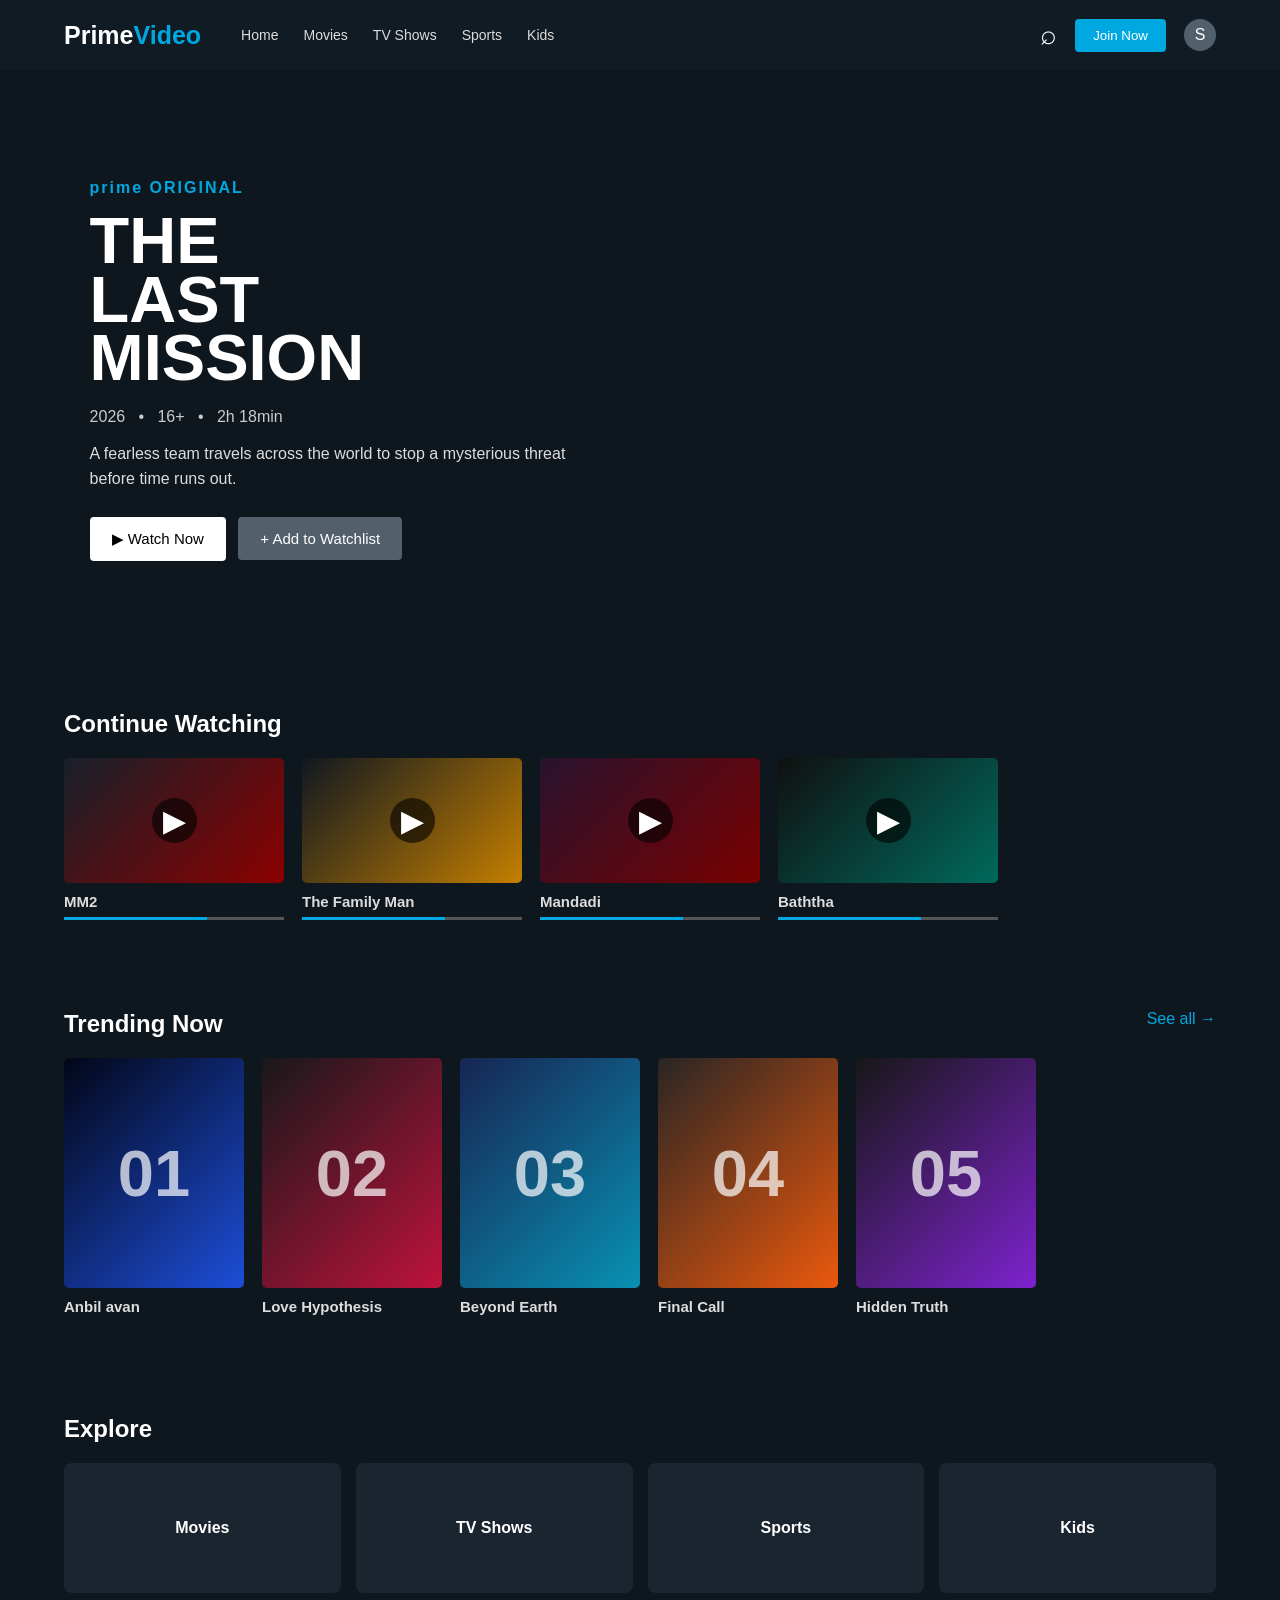
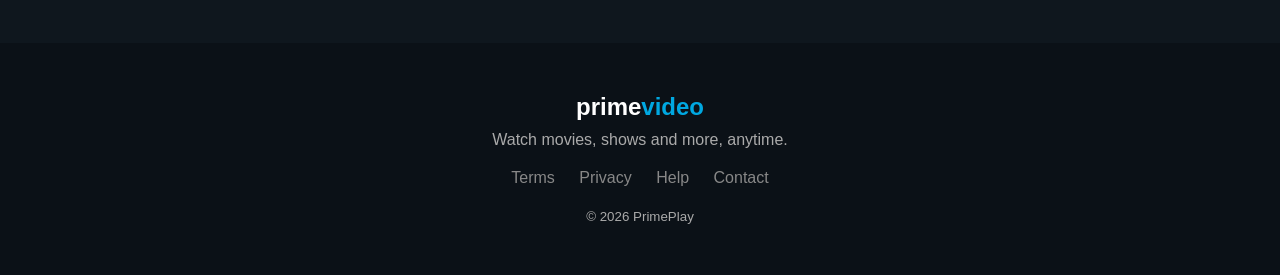
<file: Day1.html>
<!DOCTYPE html>
<html lang="en">
<head>
    <meta charset="UTF-8">
    <meta name="viewport" content="width=device-width, initial-scale=1.0">

    <title>PrimeVideo</title>

    <link rel="stylesheet" href="Day1.css">
</head>

<body>

    <!-- NAVBAR -->

    <nav>

        <h1>Prime<span>Video</span></h1>

        <div class="nav-links">
            <a href="#">Home</a>
            <a href="#">Movies</a>
            <a href="#">TV Shows</a>
            <a href="#">Sports</a>
            <a href="#">Kids</a>
        </div>

        <div class="right">

            <span class="search">⌕</span>

            <button class="join">Join Now</button>

            <div class="profile">S</div>

        </div>

    </nav>


    <!-- HERO -->

    <section class="hero">

        <div class="hero-content">

            <p class="original">prime ORIGINAL</p>

            <h2>THE<br>LAST<br>MISSION</h2>

            <p class="details">
                2026 &nbsp; • &nbsp; 16+ &nbsp; • &nbsp; 2h 18min
            </p>

            <p class="description">
                A fearless team travels across the world to stop
                a mysterious threat before time runs out.
            </p>

            <button class="watch">
                ▶ Watch Now
            </button>

            <button class="list">
                + Add to Watchlist
            </button>

        </div>

    </section>


    <!-- CONTINUE WATCHING -->

    <section class="movies">

        <h2>Continue Watching</h2>

        <div class="movie-row">

            <div class="movie">

                <div class="poster one">
                    <span>▶</span>
                </div>

                <h3>MM2</h3>

                <div class="progress">
                    <div></div>
                </div>

            </div>


            <div class="movie">

                <div class="poster two">
                    <span>▶</span>
                </div>

                <h3>The Family Man</h3>

                <div class="progress">
                    <div></div>
                </div>

            </div>


            <div class="movie">

                <div class="poster three">
                    <span>▶</span>
                </div>

                <h3>Mandadi</h3>

                <div class="progress">
                    <div></div>
                </div>

            </div>


            <div class="movie">

                <div class="poster four">
                    <span>▶</span>
                </div>

                <h3>Baththa</h3>

                <div class="progress">
                    <div></div>
                </div>

            </div>

        </div>

    </section>


    <!-- TRENDING -->

    <section class="movies">

        <div class="heading">

            <h2>Trending Now</h2>

            <a href="#">See all →</a>

        </div>


        <div class="movie-row">

            <div class="movie trending">

                <div class="poster five">
                    <strong>01</strong>
                </div>

                <h3>Anbil avan</h3>

            </div>


            <div class="movie trending">

                <div class="poster six">
                    <strong>02</strong>
                </div>

                <h3>Love Hypothesis</h3>

            </div>


            <div class="movie trending">

                <div class="poster seven">
                    <strong>03</strong>
                </div>

                <h3>Beyond Earth</h3>

            </div>


            <div class="movie trending">

                <div class="poster eight">
                    <strong>04</strong>
                </div>

                <h3>Final Call</h3>

            </div>


            <div class="movie trending">

                <div class="poster nine">
                    <strong>05</strong>
                </div>

                <h3>Hidden Truth</h3>

            </div>

        </div>

    </section>


    <!-- CATEGORIES -->

    <section class="category-section">

        <h2>Explore</h2>

        <div class="categories">

            <div>
    
                <h3>Movies</h3>
            </div>

            <div>
                
                <h3>TV Shows</h3>
            </div>

            <div>

                <h3>Sports</h3>
            </div>

            <div>
               
                <h3>Kids</h3>
            </div>

        </div>

    </section>


    <!-- FOOTER -->

    <footer>

        <h2>prime<span>video</span></h2>

        <p>
            Watch movies, shows and more, anytime.
        </p>

        <div class="footer-links">
            <a href="#">Terms</a>
            <a href="#">Privacy</a>
            <a href="#">Help</a>
            <a href="#">Contact</a>
        </div>

        <small>
            © 2026 PrimePlay
        </small>

    </footer>

</body>
</html>
</file>
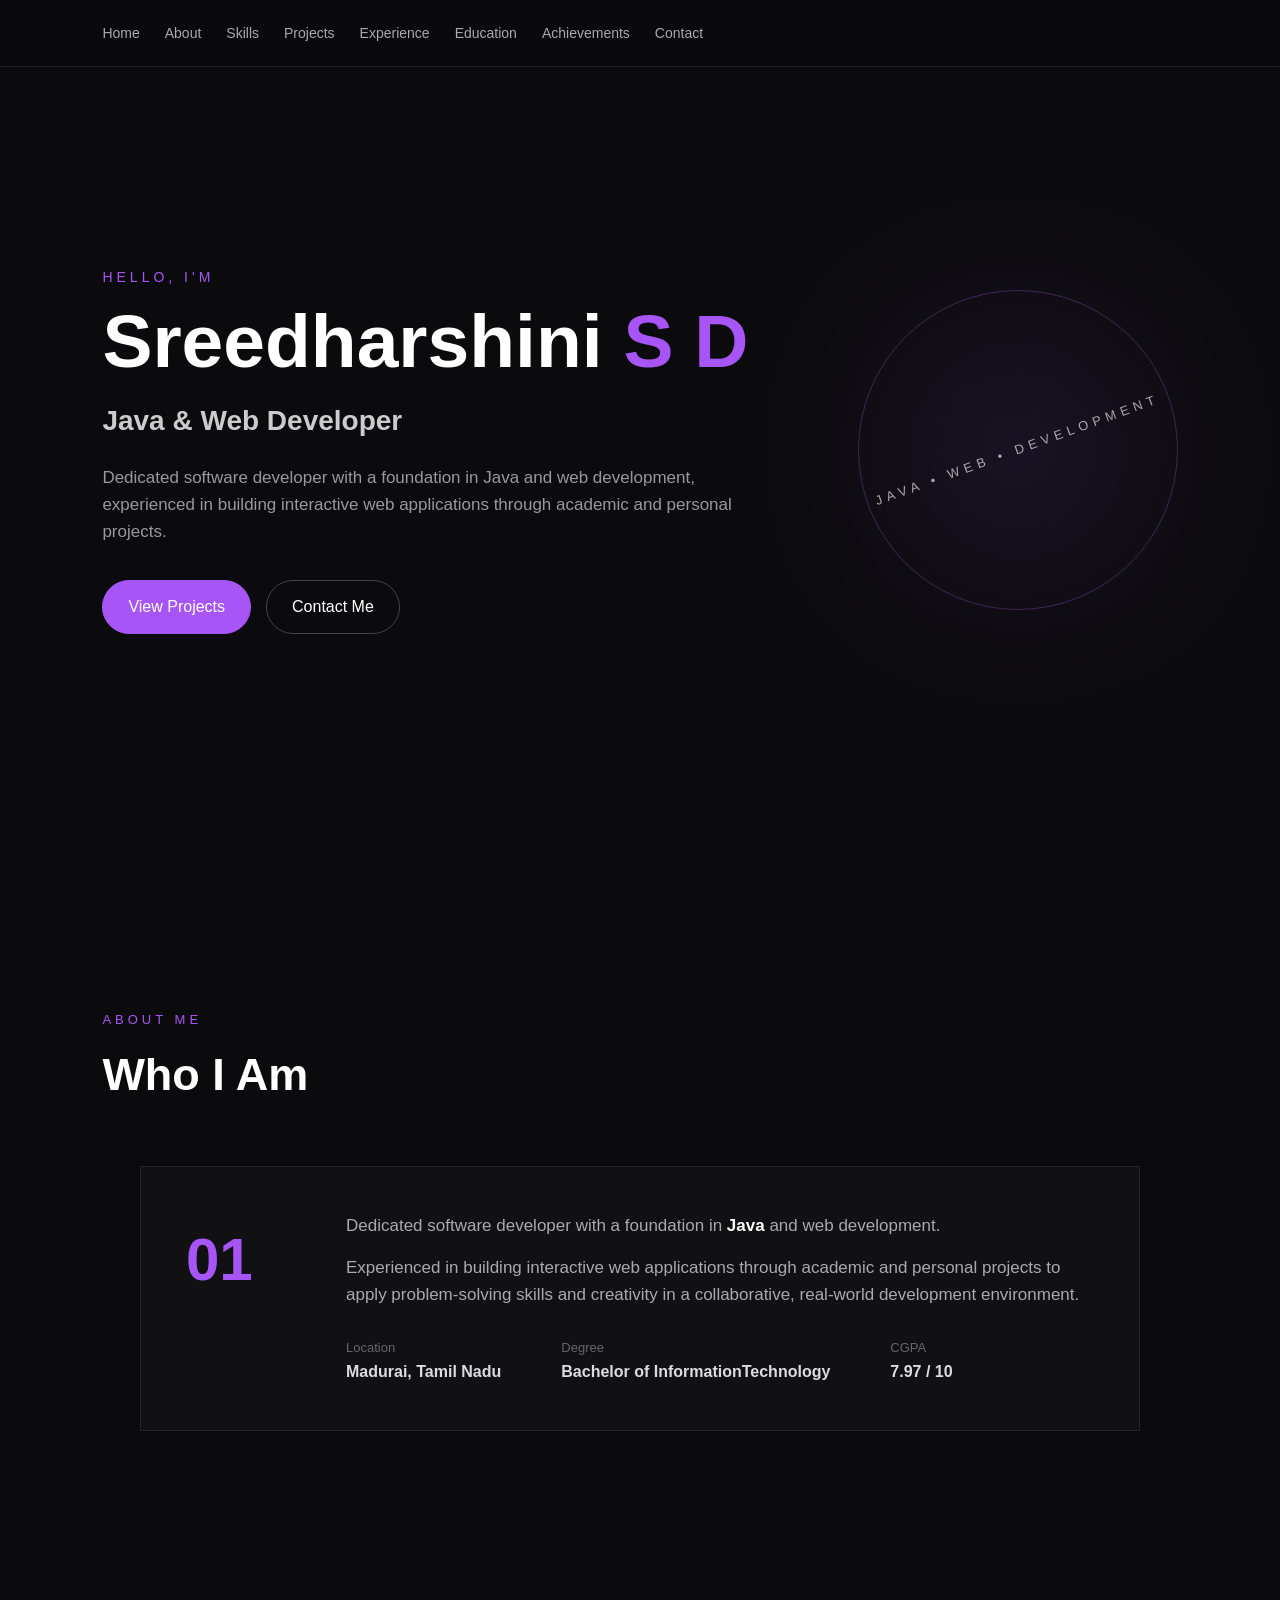
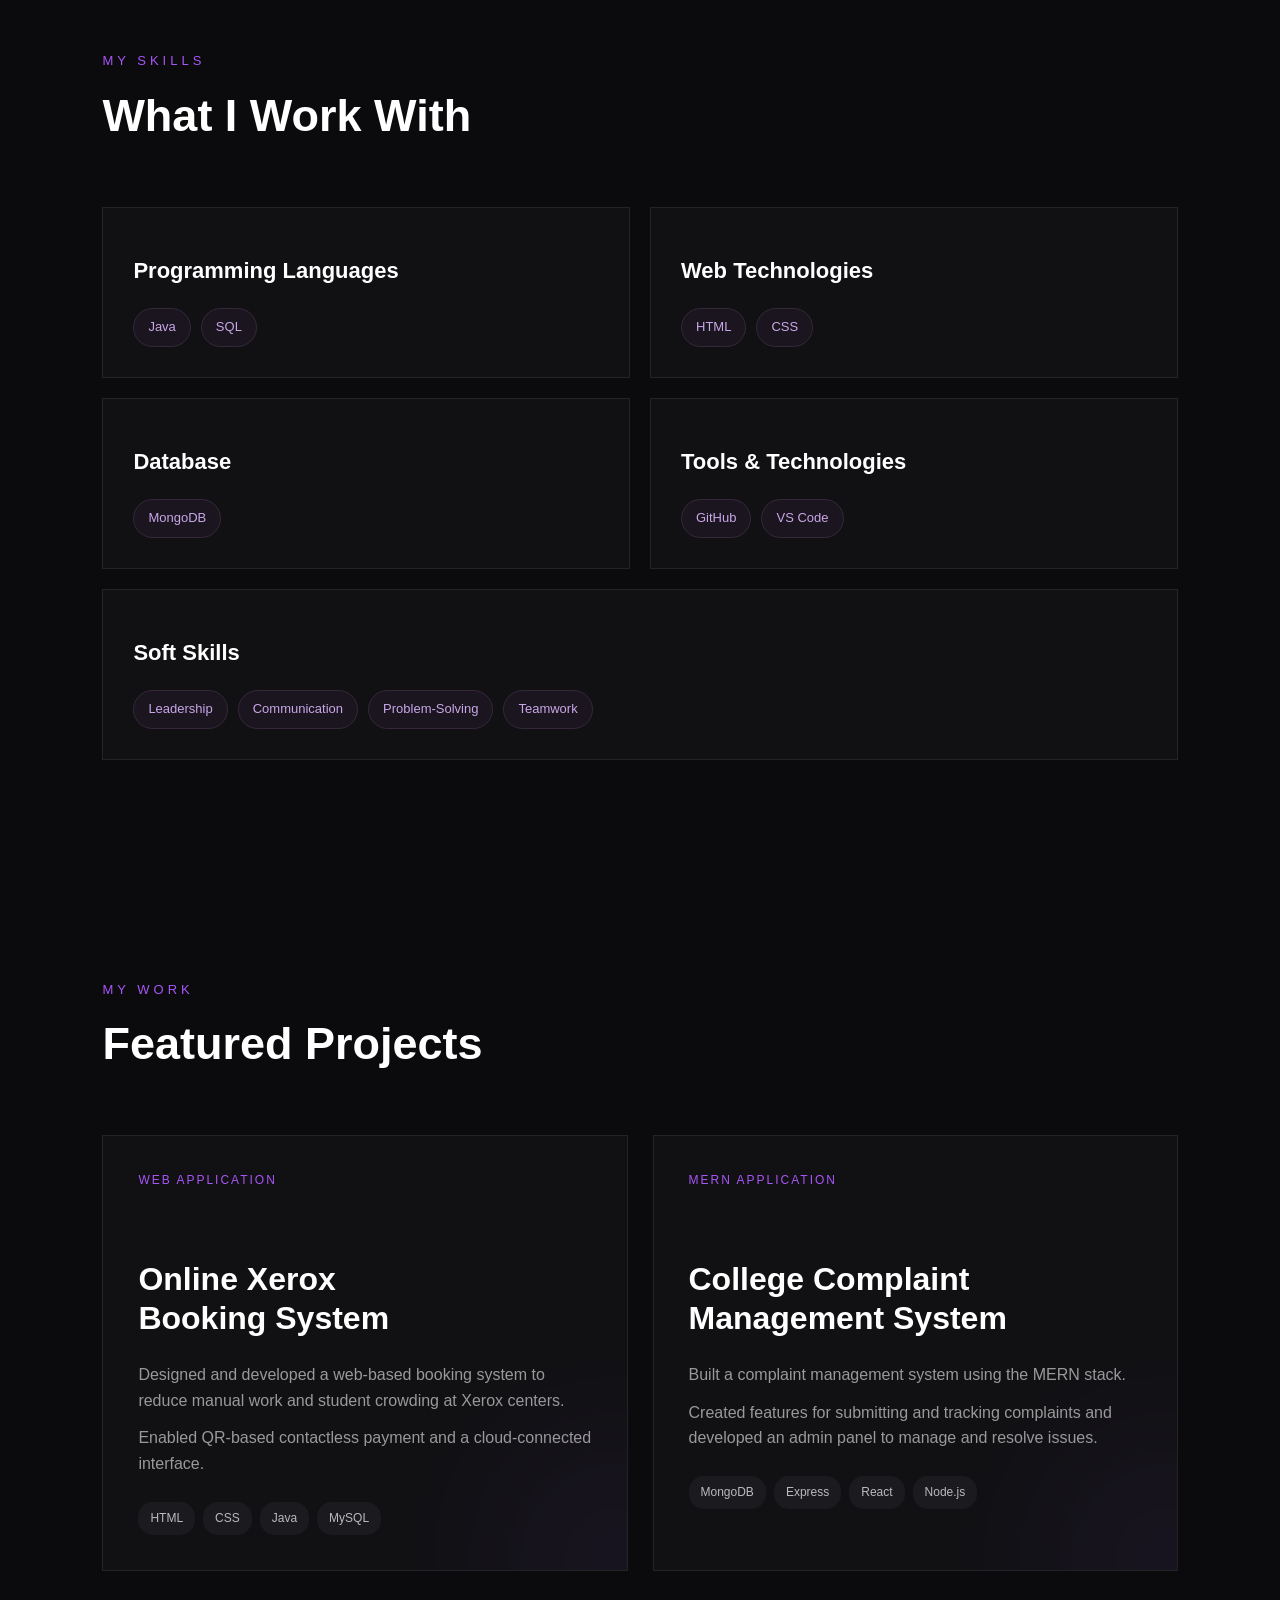
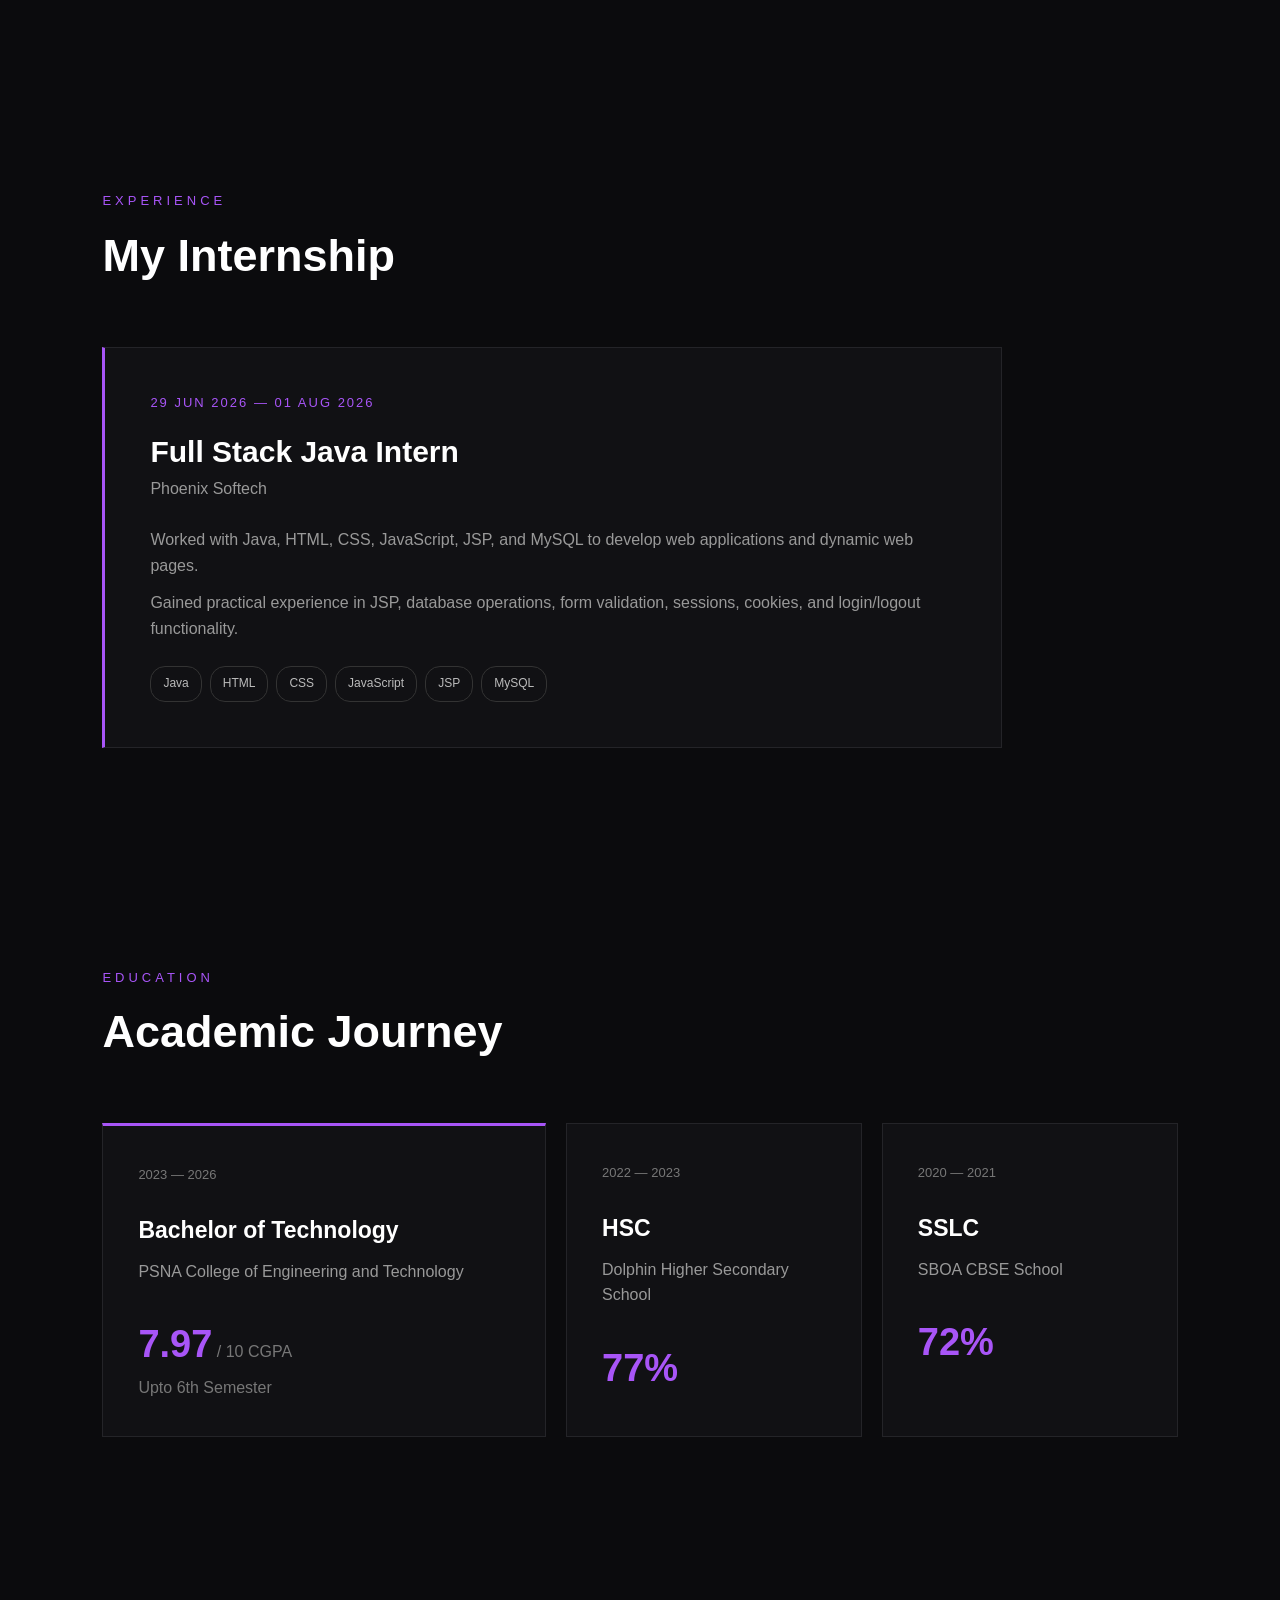
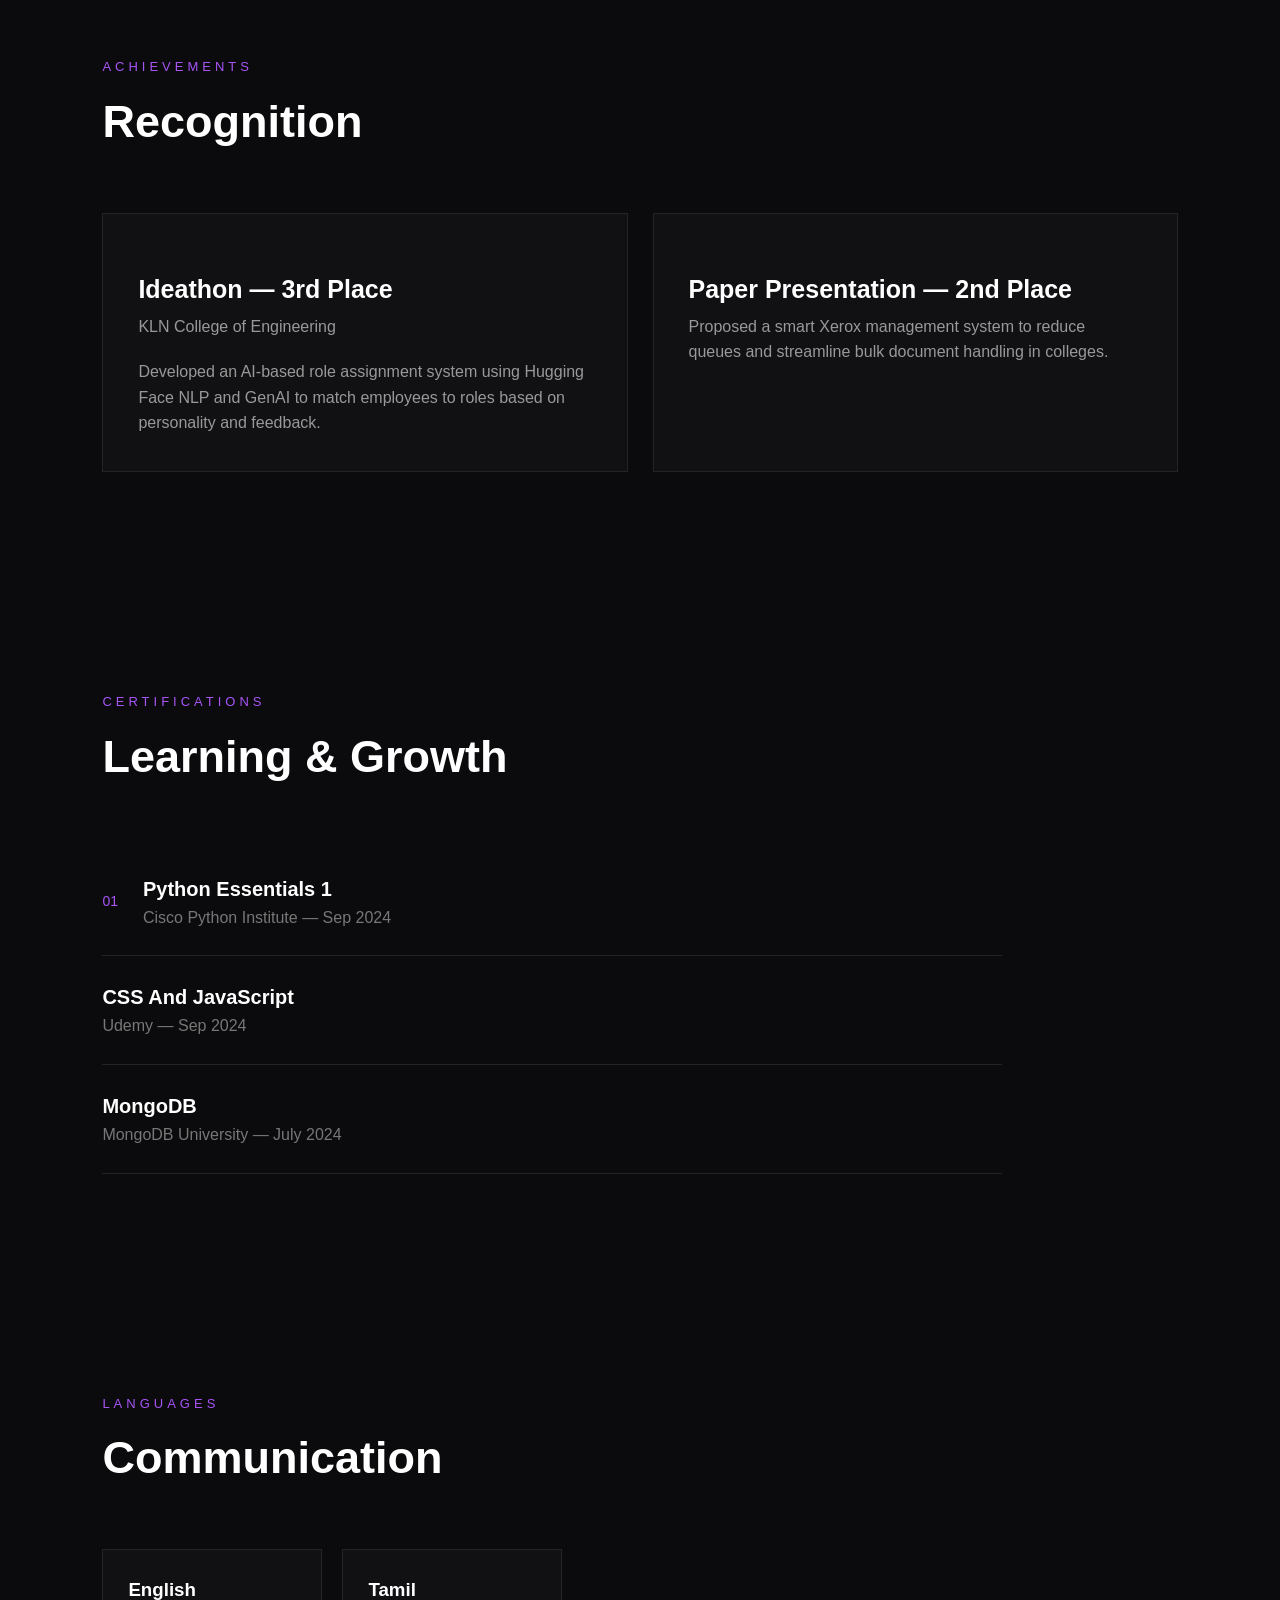
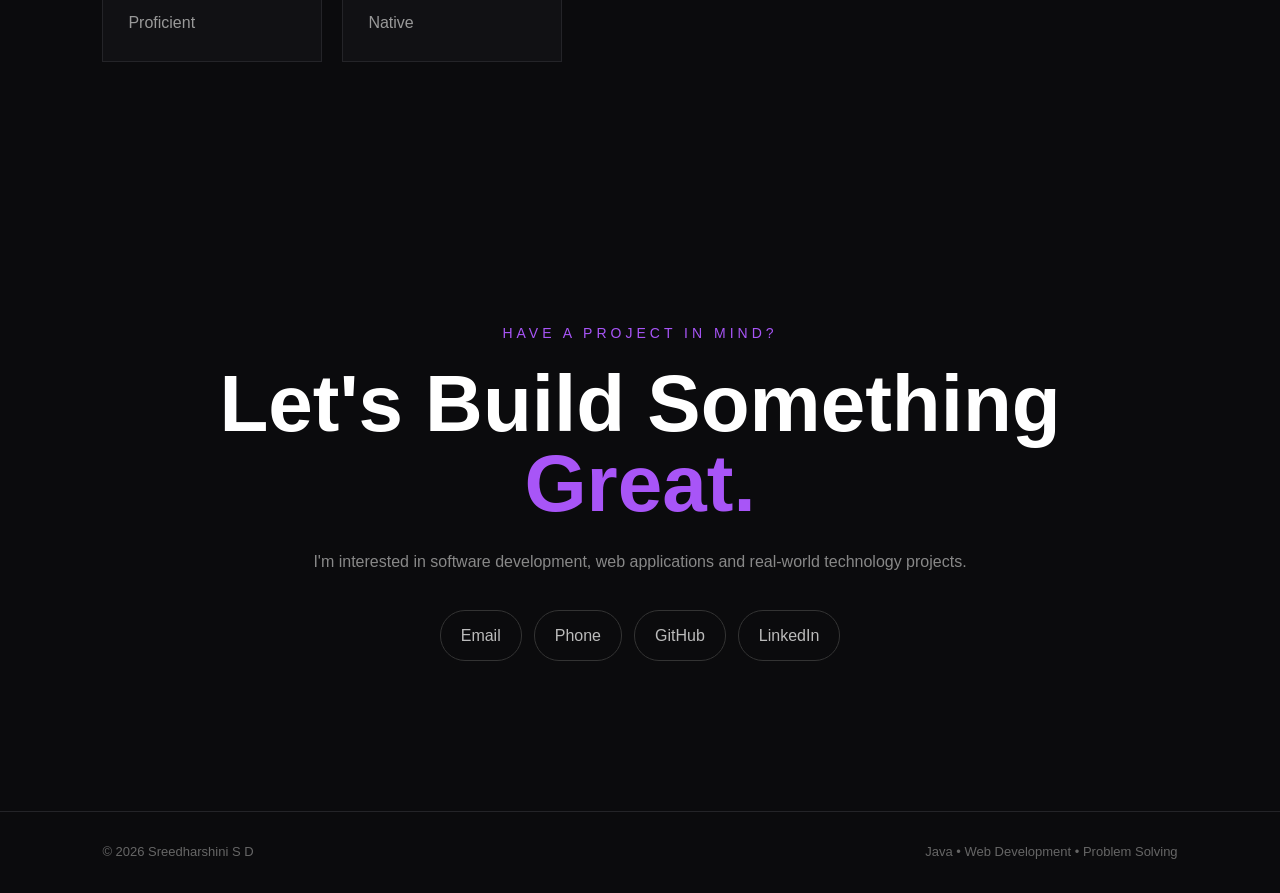
<file: port.html>
<!DOCTYPE html>
<html lang="en">

<head>
    <meta charset="UTF-8">
    <meta name="viewport" content="width=device-width, initial-scale=1.0">

    <title>Sreedharshini SD | Portfolio</title>

    <link rel="stylesheet" href="port.css">
</head>

<body>

    <!-- ================= NAVBAR ================= -->

    <header class="navbar">

       
        </div>

        <nav>
            <a href="#home">Home</a>
            <a href="#about">About</a>
            <a href="#skills">Skills</a>
            <a href="#projects">Projects</a>
            <a href="#experience">Experience</a>
            <a href="#education">Education</a>
            <a href="#achievements">Achievements</a>
            <a href="#contact">Contact</a>
        </nav>

    </header>


    <!-- ================= HOME ================= -->

    <section id="home" class="hero">

        <div class="hero-content">

            <p class="small-text">HELLO, I'M</p>

            <h1>
                Sreedharshini <span>S D</span>
            </h1>

            <h2>Java & Web Developer</h2>

            <p class="hero-description">
                Dedicated software developer with a foundation in Java and
                web development, experienced in building interactive web
                applications through academic and personal projects.
            </p>

            <div class="hero-buttons">

                <a href="#projects" class="btn primary">
                    View Projects
                </a>

                <a href="#contact" class="btn">
                    Contact Me
                </a>

            </div>

        </div>

        <div class="hero-circle">
            <div class="circle-text">
                JAVA • WEB • DEVELOPMENT 
            </div>
        </div>

    </section>


    <!-- ================= ABOUT ================= -->

    <section id="about">

        <div class="section-heading">
            <p>ABOUT ME</p>
            <h2>Who I Am</h2>
        </div>

        <div class="about-box">

            <div class="about-number">
                01
            </div>

            <div class="about-content">

                <p>
                    Dedicated software developer with a foundation in
                    <strong>Java</strong> and web development.
                </p>

                <p>
                    Experienced in building interactive web applications
                    through academic and personal projects to apply
                    problem-solving skills and creativity in a collaborative,
                    real-world development environment.
                </p>

                <div class="about-info">

                    <div>
                        <span>Location</span>
                        <strong>Madurai, Tamil Nadu</strong>
                    </div>

                    <div>
                        <span>Degree</span>
                        <strong>Bachelor of  InformationTechnology</strong>
                    </div>

                    <div>
                        <span>CGPA</span>
                        <strong>7.97 / 10</strong>
                    </div>

                </div>

            </div>

        </div>

    </section>


    <!-- ================= SKILLS ================= -->

    <section id="skills">

        <div class="section-heading">
            <p>MY SKILLS</p>
            <h2>What I Work With</h2>
        </div>

        <div class="skills-grid">

            <!-- Programming -->

            <div class="skill-card">

                <span class="skill-number"></span>

                <h3>Programming Languages</h3>

                <div class="tags">
                    <span>Java</span>
                    <span>SQL</span>
                </div>

            </div>


            <!-- Web -->

            <div class="skill-card">

                <span class="skill-number"></span>

                <h3>Web Technologies</h3>

                <div class="tags">
                    <span>HTML</span>
                    <span>CSS</span>
                </div>

            </div>


            <!-- Database -->

            <div class="skill-card">

                <span class="skill-number"></span>

                <h3>Database</h3>

                <div class="tags">
                    <span>MongoDB</span>
                </div>

            </div>


            <!-- Tools -->

            <div class="skill-card">

                <span class="skill-number"></span>

                <h3>Tools & Technologies</h3>

                <div class="tags">
                    <span>GitHub</span>
                    <span>VS Code</span>
                </div>

            </div>


            <!-- Soft Skills -->

            <div class="skill-card wide">

                <span class="skill-number"></span>

                <h3>Soft Skills</h3>

                <div class="tags">
                    <span>Leadership</span>
                    <span>Communication</span>
                    <span>Problem-Solving</span>
                    <span>Teamwork</span>
                </div>

            </div>

        </div>

    </section>


    <!-- ================= PROJECTS ================= -->

    <section id="projects">

        <div class="section-heading">
            <p>MY WORK</p>
            <h2>Featured Projects</h2>
        </div>

        <div class="projects-grid">


            <!-- PROJECT 1 -->

            <div class="project-card">

                <div class="project-top">
                    
                    <span>WEB APPLICATION</span>
                </div>

                <h3>
                    Online Xerox<br>
                    Booking System
                </h3>

                <p>
                    Designed and developed a web-based booking system to
                    reduce manual work and student crowding at Xerox centers.
                </p>

                <p>
                    Enabled QR-based contactless payment and a
                    cloud-connected interface.
                </p>

                <div class="project-tech">

                    <span>HTML</span>
                    <span>CSS</span>
                    <span>Java</span>
                    <span>MySQL</span>

                </div>

            </div>


            <!-- PROJECT 2 -->

            <div class="project-card">

                <div class="project-top">
                    
                    <span>MERN APPLICATION</span>
                </div>

                <h3>
                    College Complaint<br>
                    Management System
                </h3>

                <p>
                    Built a complaint management system using the
                    MERN stack.
                </p>

                <p>
                    Created features for submitting and tracking complaints
                    and developed an admin panel to manage and resolve issues.
                </p>

                <div class="project-tech">

                    <span>MongoDB</span>
                    <span>Express</span>
                    <span>React</span>
                    <span>Node.js</span>

                </div>

            </div>

        </div>

    </section>


    <!-- ================= EXPERIENCE ================= -->

    <section id="experience">

        <div class="section-heading">
            <p>EXPERIENCE</p>
            <h2>My Internship</h2>
        </div>

        <div class="experience-box">

            <div class="experience-date">
                29 JUN 2026 — 01 AUG 2026
            </div>

            <h3>Full Stack Java Intern</h3>

            <h4>Phoenix Softech</h4>

            <p>
                Worked with Java, HTML, CSS, JavaScript, JSP, and MySQL
                to develop web applications and dynamic web pages.
            </p>

            <p>
                Gained practical experience in JSP, database operations,
                form validation, sessions, cookies, and login/logout
                functionality.
            </p>

            <div class="experience-tech">

                <span>Java</span>
                <span>HTML</span>
                <span>CSS</span>
                <span>JavaScript</span>
                <span>JSP</span>
                <span>MySQL</span>

            </div>

        </div>

    </section>


    <!-- ================= EDUCATION ================= -->

    <section id="education">

        <div class="section-heading">
            <p>EDUCATION</p>
            <h2>Academic Journey</h2>
        </div>

        <div class="education-grid">


            <!-- COLLEGE -->

            <div class="education-card featured">

                <span class="education-year">
                    2023 — 2026
                </span>

                <h3>
                    Bachelor of Technology
                </h3>

                <h4>
                    PSNA College of Engineering and Technology
                </h4>

                <div class="score">
                    <strong>7.97</strong>
                    <span>/ 10 CGPA</span>
                </div>

                <p>
                    Upto 6th Semester
                </p>

            </div>


            <!-- HSC -->

            <div class="education-card">

                <span class="education-year">
                    2022 — 2023
                </span>

                <h3>
                    HSC
                </h3>

                <h4>
                    Dolphin Higher Secondary School
                </h4>

                <div class="score">
                    <strong>77%</strong>
                </div>

            </div>


            <!-- SSLC -->

            <div class="education-card">

                <span class="education-year">
                    2020 — 2021
                </span>

                <h3>
                    SSLC
                </h3>

                <h4>
                    SBOA CBSE School
                </h4>

                <div class="score">
                    <strong>72%</strong>
                </div>

            </div>

        </div>

    </section>


    <!-- ================= ACHIEVEMENTS ================= -->

    <section id="achievements">

        <div class="section-heading">
            <p>ACHIEVEMENTS</p>
            <h2>Recognition</h2>
        </div>

        <div class="achievement-grid">


            <!-- IDEATHON -->

            <div class="achievement-card">

                <span class="achievement-number">
                   
                </span>

                <h3>
                    Ideathon — 3rd Place
                </h3>

                <h4>
                    KLN College of Engineering
                </h4>

                <p>
                    Developed an AI-based role assignment system using
                    Hugging Face NLP and GenAI to match employees to roles
                    based on personality and feedback.
                </p>

            </div>


            <!-- PAPER -->

            <div class="achievement-card">

                <span class="achievement-number">
                   
                </span>

                <h3>
                    Paper Presentation — 2nd Place
                </h3>

                <p>
                    Proposed a smart Xerox management system to reduce
                    queues and streamline bulk document handling in colleges.
                </p>

            </div>

        </div>

    </section>


    <!-- ================= CERTIFICATIONS ================= -->

    <section id="certifications">

        <div class="section-heading">
            <p>CERTIFICATIONS</p>
            <h2>Learning & Growth</h2>
        </div>

        <div class="certification-list">

            <div class="certificate">
                <span>01</span>
                <div>
                    <h3>Python Essentials 1</h3>
                    <p>Cisco Python Institute — Sep 2024</p>
                </div>
            </div>

            <div class="certificate">
              
                <div>
                    <h3>CSS And JavaScript</h3>
                    <p>Udemy — Sep 2024</p>
                </div>
            </div>

            <div class="certificate">

                <div>
                    <h3>MongoDB</h3>
                    <p>MongoDB University — July 2024</p>
                </div>
            </div>

        </div>

    </section>


    <!-- ================= LANGUAGES ================= -->

    <section class="languages">

        <div class="section-heading">
            <p>LANGUAGES</p>
            <h2>Communication</h2>
        </div>

        <div class="language-box">

            <div>
                <h3>English</h3>
                <p>Proficient</p>
            </div>

            <div>
                <h3>Tamil</h3>
                <p>Native</p>
            </div>

        </div>

    </section>


    <!-- ================= CONTACT ================= -->

    <section id="contact">

        <div class="contact-content">

            <p class="small-text">
                HAVE A PROJECT IN MIND?
            </p>

            <h2>
                Let's Build Something
                <span>Great.</span>
            </h2>

            <p>
                I'm interested in software development,
                web applications and real-world technology projects.
            </p>

            <div class="contact-links">

                <a href="mailto:sreedharshinisd@gmail.com">
                    Email
                </a>

                <a href="tel:7603971407">
                    Phone
                </a>

                <a href="https://github.com/Sreedharshinisd"
                   target="_blank">
                    GitHub
                </a>

                <a href="https://www.linkedin.com/in/sreedharshini-s-d-3a578329a"
                   target="_blank">
                    LinkedIn
                </a>

            </div>

        </div>

    </section>


    <!-- ================= FOOTER ================= -->

    <footer>

        <p>
            © 2026 Sreedharshini S D
        </p>

        <p>
            Java • Web Development • Problem Solving
        </p>

    </footer>


</body>

</html>
</file>
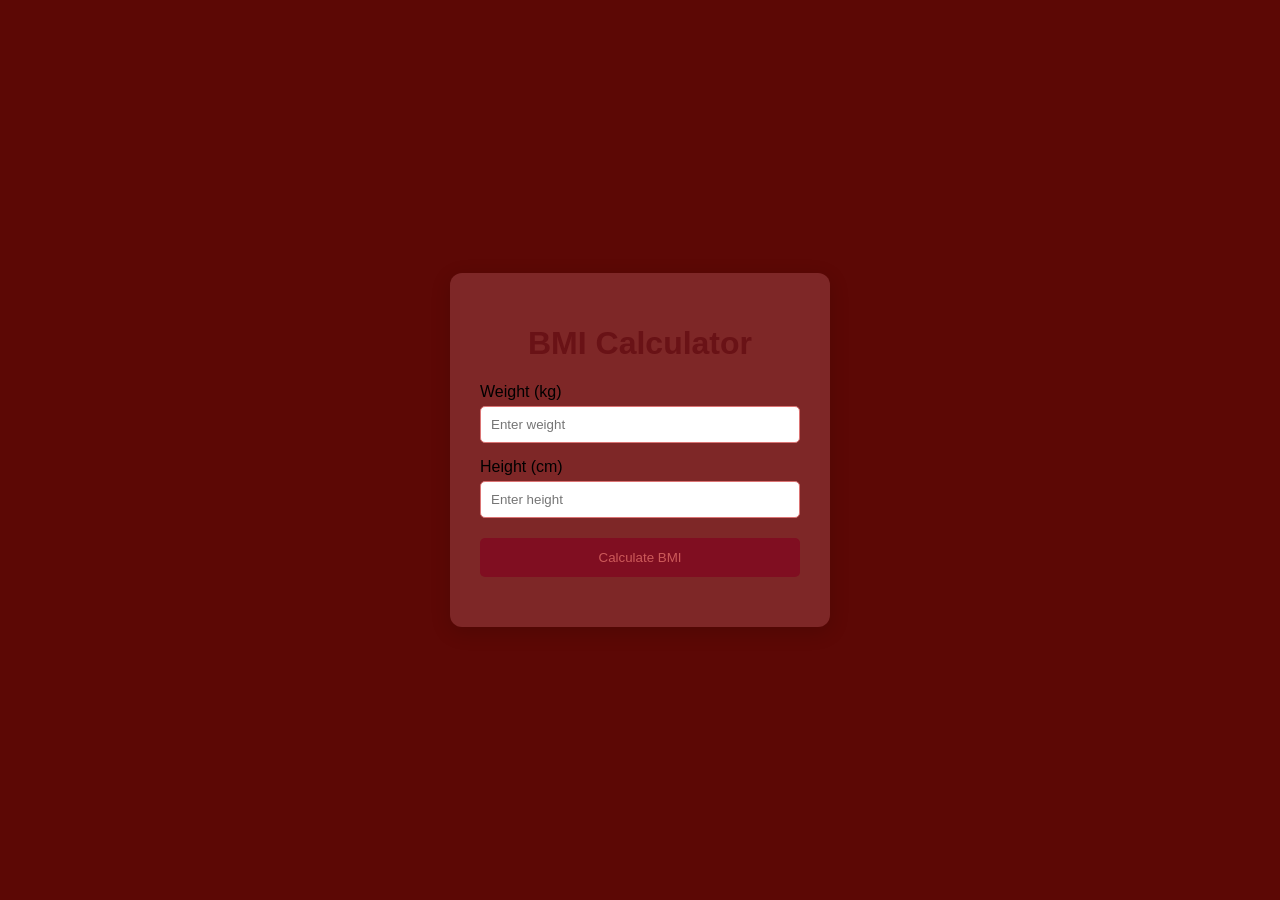
<file: Text.html>
<!DOCTYPE html>
<html>
<head>
    <title>BMI Calculator</title>
    <link rel="stylesheet" href="bmi.css">
</head>
<body>

    <div class="container">
        <h1>BMI Calculator</h1>

        <label>Weight (kg)</label>
        <input type="number" id="weight" placeholder="Enter weight" step="0.1">

        <label>Height (cm)</label>
        <input type="number" id="height" placeholder="Enter height" step="0.1">

        <button onclick="calculateBMI()">Calculate BMI</button>

        <div id="result"></div>
    </div>

    <script src="Pro.js"></script>
</body>
</html>
</file>
<file: Day1.css>
* {
    margin: 0;
    padding: 0;
    box-sizing: border-box;
}

body {
    background: #0f171e;
    color: white;

    font-family: Arial, sans-serif;
}


/* NAVBAR */

nav {
    height: 70px;

    display: flex;
    align-items: center;

    padding: 0 5%;

    background: #111b24;

    gap: 40px;
}

nav h1 {
    font-size: 25px;
    color: white;
}

nav h1 span {
    color: #00a8e1;
}

.nav-links {
    display: flex;
    gap: 25px;

    flex: 1;
}

.nav-links a {
    text-decoration: none;
    color: #ddd;
    font-size: 14px;
}

.nav-links a:hover {
    color: white;
}

.right {
    display: flex;
    align-items: center;
    gap: 18px;
}

.search {
    font-size: 28px;
}

.join {
    background: #00a8e1;

    border: none;

    color: white;

    padding: 9px 18px;

    border-radius: 4px;

    cursor: pointer;
}

.profile {
    width: 32px;
    height: 32px;

    display: flex;
    align-items: center;
    justify-content: center;

    background: #52606b;

    border-radius: 50%;
}


/* HERO */

.hero {

    height: 600px;

    display: flex;
    align-items: center;

    padding-left: 7%;

    background:

        linear-gradient(
            90deg,
            #0f171e 5%,
            rgba(15,23,30,0.9) 30%,
            rgba(15,23,30,0.2) 75%
        ),

        url("https://images.unsplash.com/photo-1489599849927-2ee91cede3ba");

    background-size: cover;

    background-position: center;
}

.hero-content {
    max-width: 500px;
}

.original {
    color: #00a8e1;

    font-weight: bold;

    letter-spacing: 2px;

    margin-bottom: 15px;
}

.hero h2 {
    font-size: 65px;

    line-height: 0.9;

    margin-bottom: 20px;
}

.details {
    color: #ccc;

    margin-bottom: 15px;
}

.description {
    color: #ddd;

    line-height: 1.6;

    margin-bottom: 25px;
}

.watch,
.list {
    border: none;

    padding: 13px 22px;

    border-radius: 4px;

    font-size: 15px;

    cursor: pointer;

    margin-right: 8px;
}

.watch {
    background: white;
    color: black;
}

.list {
    background: #53606b;
    color: white;
}


/* MOVIE SECTION */

.movies {
    padding: 40px 5%;
}

.movies h2 {
    margin-bottom: 20px;
}

.heading {
    display: flex;

    justify-content: space-between;
}

.heading a {
    color: #00a8e1;

    text-decoration: none;
}


/* MOVIE ROW */

.movie-row {
    display: flex;

    gap: 18px;

    overflow-x: auto;

    padding-bottom: 10px;
}

.movie {
    min-width: 220px;

    cursor: pointer;
}

.poster {
    height: 125px;

    border-radius: 5px;

    display: flex;

    align-items: center;

    justify-content: center;

    transition: 0.3s;
}

.poster:hover {
    transform: scale(1.05);
}

.poster span {
    font-size: 30px;

    background: rgba(0,0,0,0.6);

    width: 45px;
    height: 45px;

    border-radius: 50%;

    display: flex;

    align-items: center;
    justify-content: center;
}

.movie h3 {
    font-size: 15px;

    margin-top: 10px;

    color: #ddd;
}


/* WATCH PROGRESS */

.progress {
    height: 3px;

    background: #555;

    margin-top: 7px;
}

.progress div {
    width: 65%;

    height: 100%;

    background: #00a8e1;
}


/* POSTER COLORS */

.one {
    background: linear-gradient(135deg, #17202a, #8b0000);
}

.two {
    background: linear-gradient(135deg, #101820, #c47f00);
}

.three {
    background: linear-gradient(135deg, #29132e, #780000);
}

.four {
    background: linear-gradient(135deg, #101010, #00695c);
}


/* TRENDING */

.trending {
    min-width: 180px;
}

.trending .poster {
    height: 230px;
}

.trending strong {
    font-size: 65px;

    color: rgba(255,255,255,0.7);
}

.five {
    background: linear-gradient(135deg, #020617, #1d4ed8);
}

.six {
    background: linear-gradient(135deg, #18181b, #be123c);
}

.seven {
    background: linear-gradient(135deg, #172554, #0891b2);
}

.eight {
    background: linear-gradient(135deg, #292524, #ea580c);
}

.nine {
    background: linear-gradient(135deg, #171717, #7e22ce);
}


/* CATEGORIES */

.category-section {
    padding: 50px 5%;
}

.category-section h2 {
    margin-bottom: 20px;
}

.categories {
    display: grid;

    grid-template-columns:
        repeat(4, 1fr);

    gap: 15px;
}

.categories div {
    height: 130px;

    background: #1a252f;

    border-radius: 8px;

    display: flex;

    flex-direction: column;

    align-items: center;

    justify-content: center;

    transition: 0.3s;
}

.categories div:hover {
    background: #253442;

    transform: translateY(-5px);
}

.categories span {
    font-size: 30px;

    margin-bottom: 10px;
}

.categories h3 {
    font-size: 16px;
}


/* FOOTER */

footer {
    text-align: center;

    padding: 50px 20px;

    background: #0b1117;

    color: #aaa;
}

footer h2 {
    color: white;

    margin-bottom: 10px;
}

footer h2 span {
    color: #00a8e1;
}

footer p {
    margin-bottom: 20px;
}

.footer-links {
    margin-bottom: 20px;
}

.footer-links a {
    color: #888;

    text-decoration: none;

    margin: 0 10px;
}

.footer-links a:hover {
    color: white;
}


/* MOBILE */

@media (max-width: 800px) {

    nav {
        padding: 0 20px;
    }

    .nav-links {
        display: none;
    }

    .hero {
        height: 550px;

        padding: 30px;
    }

    .hero h2 {
        font-size: 48px;
    }

    .categories {
        grid-template-columns: 1fr 1fr;
    }

}

@media (max-width: 500px) {

    .categories {
        grid-template-columns: 1fr;
    }

}
</file>
<file: port.css>
/* =========================================
   BASIC RESET
========================================= */

* {
    margin: 0;
    padding: 0;
    box-sizing: border-box;
}

html {
    scroll-behavior: smooth;
}

body {
    font-family: Arial, Helvetica, sans-serif;
    background: #0b0b0d;
    color: #ffffff;
    line-height: 1.6;
}

a {
    text-decoration: none;
    color: inherit;
}

section {
    padding: 110px 8%;
}


/* =========================================
   NAVBAR
========================================= */

.navbar {
    position: fixed;
    top: 0;
    left: 0;

    width: 100%;

    padding: 22px 8%;

    display: flex;
    justify-content: space-between;
    align-items: center;

    background: rgba(11, 11, 13, 0.88);

    backdrop-filter: blur(12px);

    border-bottom: 1px solid #242428;

    z-index: 1000;
}

.logo {
    font-size: 28px;
    font-weight: bold;
    letter-spacing: 2px;
}

.logo span {
    color: #a855f7;
}

.navbar nav {
    display: flex;
    gap: 25px;
}

.navbar nav a {
    font-size: 14px;
    color: #aaa;
    transition: 0.3s;
}

.navbar nav a:hover {
    color: #a855f7;
}


/* =========================================
   HERO
========================================= */

.hero {
    min-height: 100vh;

    display: flex;
    align-items: center;
    justify-content: space-between;

    position: relative;

    overflow: hidden;
}

.hero-content {
    max-width: 720px;
    animation: slideUp 1s ease;
}

.small-text {
    color: #a855f7;
    font-size: 14px;
    letter-spacing: 4px;
    margin-bottom: 15px;
}

.hero h1 {
    font-size: clamp(40px, 6vw, 75px);
    line-height: 1;
    margin-bottom: 20px;
    white-space: nowrap;
}

.hero h1 span {
    color: #a855f7;
}

.hero h2 {
    font-size: 28px;
    color: #cccccc;
    margin-bottom: 20px;
}

.hero-description {
    color: #999;
    max-width: 650px;
    font-size: 17px;
    margin-bottom: 35px;
}

.hero-buttons {
    display: flex;
    gap: 15px;
}

.btn {
    display: inline-block;

    padding: 13px 25px;

    border: 1px solid #444;

    border-radius: 30px;

    color: #fff;

    transition: 0.3s;
}

.btn:hover {
    border-color: #a855f7;
    color: #a855f7;
    transform: translateY(-4px);
}

.btn.primary {
    background: #a855f7;
    border-color: #a855f7;
}

.btn.primary:hover {
    color: white;
    box-shadow: 0 10px 30px rgba(168, 85, 247, 0.3);
}


/* =========================================
   HERO CIRCLE
========================================= */

.hero-circle {
    width: 320px;
    height: 320px;

    border: 1px solid #3a264c;

    border-radius: 50%;

    display: flex;
    justify-content: center;
    align-items: center;

    position: relative;

    animation: floating 4s ease-in-out infinite;
}

.hero-circle::before {
    content: "";

    position: absolute;

    width: 220px;
    height: 220px;

    background: #a855f7;

    border-radius: 50%;

    filter: blur(100px);

    opacity: 0.18;
}

.circle-text {
    font-size: 13px;
    letter-spacing: 5px;
    color: #aaa;
    transform: rotate(-20deg);
}


/* =========================================
   SECTION HEADING
========================================= */

.section-heading {
    margin-bottom: 55px;
}

.section-heading p {
    color: #a855f7;
    letter-spacing: 4px;
    font-size: 13px;
    margin-bottom: 8px;
}

.section-heading h2 {
    font-size: 45px;
}


/* =========================================
   ABOUT
========================================= */

.about-box {
    max-width: 1000px;
    margin: auto;

    display: grid;
    grid-template-columns: 120px 1fr;

    gap: 40px;

    padding: 45px;

    background: #111114;

    border: 1px solid #242428;
}

.about-number {
    font-size: 60px;
    color: #a855f7;
    font-weight: bold;
}

.about-content p {
    color: #aaa;
    font-size: 17px;
    margin-bottom: 15px;
}

.about-content strong {
    color: white;
}

.about-info {
    display: flex;
    gap: 60px;
    margin-top: 30px;
}

.about-info div {
    display: flex;
    flex-direction: column;
}

.about-info span {
    color: #666;
    font-size: 13px;
}

.about-info strong {
    color: #ddd;
}


/* =========================================
   SKILLS
========================================= */

.skills-grid {
    display: grid;
    grid-template-columns: repeat(2, 1fr);
    gap: 20px;
}

.skill-card {
    padding: 30px;

    background: #111114;

    border: 1px solid #242428;

    transition: 0.4s;
}

.skill-card:hover {
    transform: translateY(-7px);
    border-color: #a855f7;
}

.skill-card.wide {
    grid-column: span 2;
}

.skill-number {
    color: #a855f7;
    font-size: 13px;
}

.skill-card h3 {
    font-size: 22px;
    margin: 15px 0 20px;
}

.tags {
    display: flex;
    flex-wrap: wrap;
    gap: 10px;
}

.tags span {
    padding: 8px 14px;

    background: #1a151e;

    border: 1px solid #35283b;

    border-radius: 20px;

    color: #c9a7e9;

    font-size: 13px;
}


/* =========================================
   PROJECTS
========================================= */

.projects-grid {
    display: grid;
    grid-template-columns: repeat(2, 1fr);
    gap: 25px;
}

.project-card {
    padding: 35px;

    min-height: 420px;

    background: #111114;

    border: 1px solid #242428;

    position: relative;

    overflow: hidden;

    transition: 0.4s;
}

.project-card:hover {
    transform: translateY(-10px);
    border-color: #a855f7;
}

.project-card::after {
    content: "";

    position: absolute;

    width: 180px;
    height: 180px;

    right: -80px;
    bottom: -80px;

    background: #a855f7;

    border-radius: 50%;

    filter: blur(80px);

    opacity: 0.1;
}

.project-top {
    display: flex;
    justify-content: space-between;

    color: #777;

    font-size: 12px;
    letter-spacing: 2px;

    margin-bottom: 70px;
}

.project-top span:first-child {
    color: #a855f7;
}

.project-card h3 {
    font-size: 32px;
    line-height: 1.2;

    margin-bottom: 25px;
}

.project-card p {
    color: #999;
    margin-bottom: 12px;
}

.project-tech {
    display: flex;
    flex-wrap: wrap;

    gap: 8px;

    margin-top: 25px;
}

.project-tech span {
    padding: 7px 12px;

    background: #1a1a1f;

    border-radius: 15px;

    color: #bbb;

    font-size: 12px;
}


/* =========================================
   EXPERIENCE
========================================= */

.experience-box {
    max-width: 900px;

    padding: 45px;

    border-left: 3px solid #a855f7;

    background: #111114;

    border-top: 1px solid #242428;
    border-right: 1px solid #242428;
    border-bottom: 1px solid #242428;
}

.experience-date {
    color: #a855f7;
    font-size: 13px;
    letter-spacing: 2px;
    margin-bottom: 15px;
}

.experience-box h3 {
    font-size: 30px;
}

.experience-box h4 {
    color: #999;
    font-weight: normal;
    margin-bottom: 25px;
}

.experience-box p {
    color: #999;
    margin-bottom: 12px;
}

.experience-tech {
    display: flex;
    flex-wrap: wrap;
    gap: 8px;
    margin-top: 25px;
}

.experience-tech span {
    border: 1px solid #333;
    padding: 7px 12px;
    border-radius: 15px;
    color: #bbb;
    font-size: 12px;
}


/* =========================================
   EDUCATION
========================================= */

.education-grid {
    display: grid;

    grid-template-columns: 1.5fr 1fr 1fr;

    gap: 20px;
}

.education-card {
    padding: 35px;

    background: #111114;

    border: 1px solid #242428;

    transition: 0.4s;
}

.education-card:hover {
    transform: translateY(-7px);
    border-color: #a855f7;
}

.education-card.featured {
    border-top: 3px solid #a855f7;
}

.education-year {
    color: #777;
    font-size: 13px;
}

.education-card h3 {
    font-size: 23px;
    margin: 25px 0 10px;
}

.education-card h4 {
    color: #999;
    font-weight: normal;
}

.score {
    margin-top: 30px;
}

.score strong {
    font-size: 38px;
    color: #a855f7;
}

.score span {
    color: #777;
}

.education-card > p {
    color: #777;
}


/* =========================================
   ACHIEVEMENTS
========================================= */

.achievement-grid {
    display: grid;

    grid-template-columns: repeat(2, 1fr);

    gap: 25px;
}

.achievement-card {
    padding: 35px;

    background: #111114;

    border: 1px solid #242428;

    transition: 0.4s;
}

.achievement-card:hover {
    transform: translateY(-7px);
    border-color: #a855f7;
}

.achievement-number {
    color: #a855f7;
}

.achievement-card h3 {
    font-size: 25px;
    margin: 20px 0 5px;
}

.achievement-card h4 {
    color: #999;
    font-weight: normal;
    margin-bottom: 20px;
}

.achievement-card p {
    color: #999;
}


/* =========================================
   CERTIFICATIONS
========================================= */

.certification-list {
    max-width: 900px;
}

.certificate {
    display: flex;

    align-items: center;

    gap: 25px;

    padding: 25px 0;

    border-bottom: 1px solid #242428;
}

.certificate > span {
    color: #a855f7;
    font-size: 14px;
}

.certificate h3 {
    font-size: 20px;
}

.certificate p {
    color: #777;
}


/* =========================================
   LANGUAGES
========================================= */

.language-box {
    display: flex;
    gap: 20px;
}

.language-box div {
    min-width: 220px;

    padding: 25px;

    background: #111114;

    border: 1px solid #242428;
}

.language-box h3 {
    margin-bottom: 5px;
}

.language-box p {
    color: #999;
}


/* =========================================
   CONTACT
========================================= */

#contact {
    text-align: center;

    padding-top: 150px;
    padding-bottom: 150px;
}

.contact-content {
    max-width: 850px;
    margin: auto;
}

.contact-content h2 {
    font-size: clamp(45px, 7vw, 80px);

    line-height: 1;

    margin: 20px 0 25px;
}

.contact-content h2 span {
    color: #a855f7;
}

.contact-content > p:not(.small-text) {
    color: #888;
    margin-bottom: 35px;
}

.contact-links {
    display: flex;
    justify-content: center;
    flex-wrap: wrap;
    gap: 12px;
}

.contact-links a {
    padding: 12px 20px;

    border: 1px solid #333;

    border-radius: 25px;

    color: #bbb;

    transition: 0.3s;
}

.contact-links a:hover {
    background: #a855f7;
    border-color: #a855f7;
    color: white;
    transform: translateY(-4px);
}


/* =========================================
   FOOTER
========================================= */

footer {
    padding: 30px 8%;

    border-top: 1px solid #242428;

    display: flex;
    justify-content: space-between;

    color: #666;

    font-size: 13px;
}


/* =========================================
   ANIMATIONS
========================================= */

@keyframes slideUp {

    from {
        opacity: 0;
        transform: translateY(40px);
    }

    to {
        opacity: 1;
        transform: translateY(0);
    }

}

@keyframes floating {

    0% {
        transform: translateY(0);
    }

    50% {
        transform: translateY(-15px);
    }

    100% {
        transform: translateY(0);
    }

}


/* =========================================
   RESPONSIVE
========================================= */

@media (max-width: 900px) {

    .navbar nav {
        gap: 12px;
    }

    .navbar nav a {
        font-size: 11px;
    }

    .hero-circle {
        display: none;
    }

    .skills-grid,
    .projects-grid,
    .achievement-grid {
        grid-template-columns: 1fr;
    }

    .skill-card.wide {
        grid-column: span 1;
    }

    .education-grid {
        grid-template-columns: 1fr;
    }

}


/* =========================================
   MOBILE
========================================= */

@media (max-width: 600px) {

    section {
        padding: 80px 6%;
    }

    .navbar {
        padding: 18px 6%;
    }

    .navbar nav {
        display: none;
    }

    .hero {
        min-height: 90vh;
    }

    .hero h1 {
        font-size: 48px;
    }

    .hero h2 {
        font-size: 22px;
    }

    .hero-buttons {
        flex-direction: column;
        width: 180px;
    }

    .about-box {
        grid-template-columns: 1fr;
        padding: 30px;
    }

    .about-number {
        font-size: 40px;
    }

    .about-info {
        flex-direction: column;
        gap: 20px;
    }

    .project-card {
        min-height: auto;
    }

    .project-card h3 {
        font-size: 27px;
    }

    .language-box {
        flex-direction: column;
    }

    footer {
        flex-direction: column;
        gap: 10px;
    }

}
</file>
<file: bmi.css>
body {
    font-family: Arial, sans-serif;
    background: #5c0805;
    display: flex;
    justify-content: center;
    align-items: center;
    min-height: 100vh;
    margin: 0;
}

.container {
    background: rgb(126, 39, 39);
    width: 320px;
    padding: 30px;
    border-radius: 12px;
    box-shadow: 0 5px 20px rgba(0, 0, 0, 0.15);
}

h1 {
    text-align: center;
    color: #691216;
}

label {
    display: block;
    margin-top: 15px;
    margin-bottom: 5px;
}

input {
    width: 100%;
    padding: 10px;
    box-sizing: border-box;
    border: 1px solid #db7474;
    border-radius: 5px;
}

button {
    width: 100%;
    padding: 12px;
    margin-top: 20px;
    background: #800e21;
    color: rgb(204, 90, 90);
    border: none;
    border-radius: 5px;
    cursor: pointer;
}

button:hover {
    background: #e6e210;
}

#result {
    text-align: center;
    margin-top: 20px;
    font-size: 18px;
    line-height: 1.6;
}
</file>
